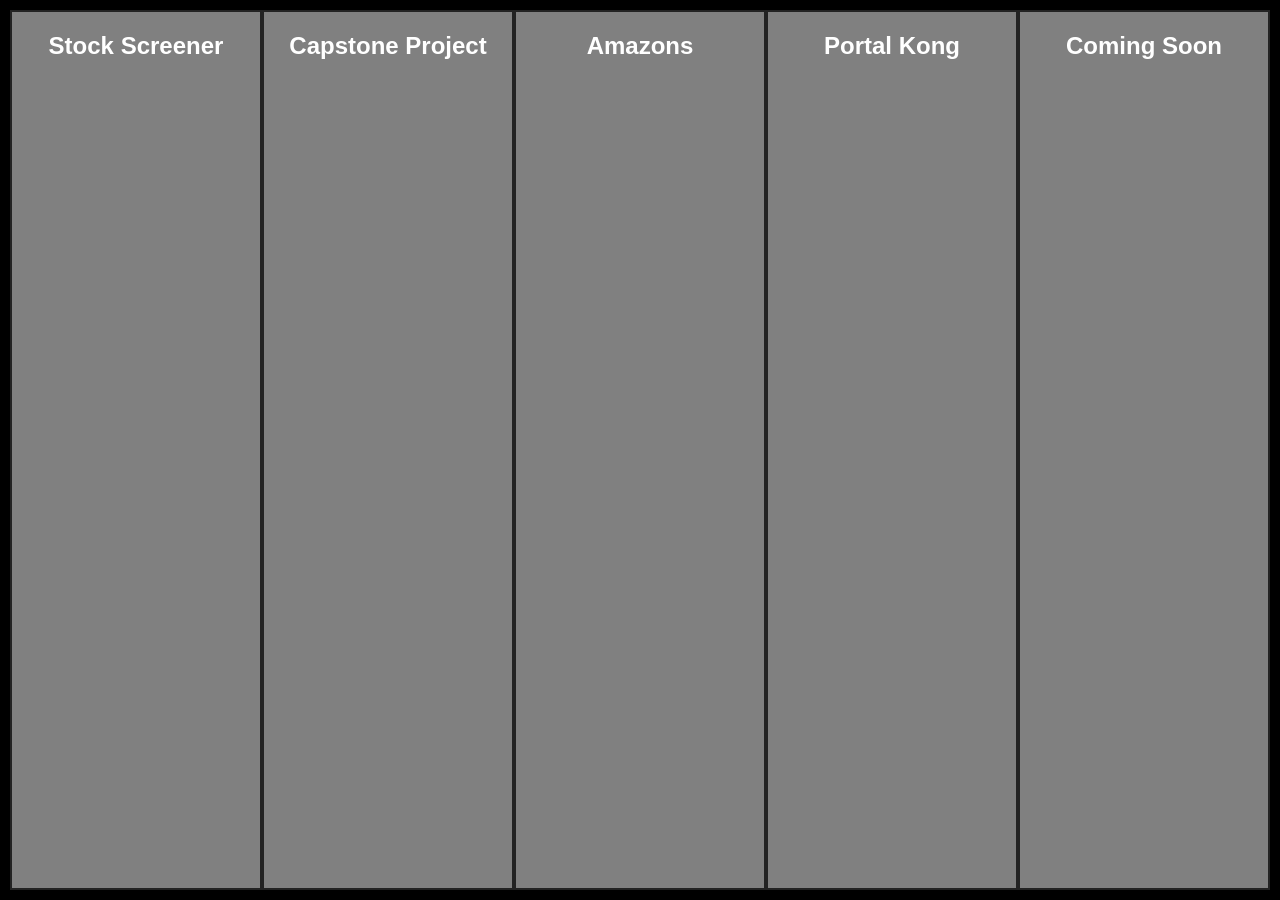
<file: index.html>
<!DOCTYPE html>
<html>
<head>
    <link rel="stylesheet" href="index.css">
    <script>
    function toRepository(element){
        const name = element.getAttribute("data-repo");
        if (name) {
            const url = `https://github.com/A-Shrew/${name}`;
            window.open(url, "_blank");
        }
    }
    function toProject(element){
        const path = element.getAttribute("data-path");
        if (path) {
            window.location.href = path;
        }
    }
    </script>
</head>
<body>
    <div class="project">
        <div class="card" data-repo="Stock-Screener" onclick="toRepository(this)">
            <h2>Stock Screener</h2>
        </div>
        <div class="card" data-repo="capstone-project-team-10" onclick="toRepository(this)">
            <h2>Capstone Project</h2>
        </div>
        <div class="card" data-path="amazons/" onclick="toProject(this)">
            <h2>Amazons</h2>
        </div>
        <div class="card" data-repo="PortalKong" onclick="toRepository(this)">
            <h2>Portal Kong</h2>
        </div>
        <div class="card">
            <h2>Coming Soon</h2>
        </div>
    </div>
</body>
</html>
</file>
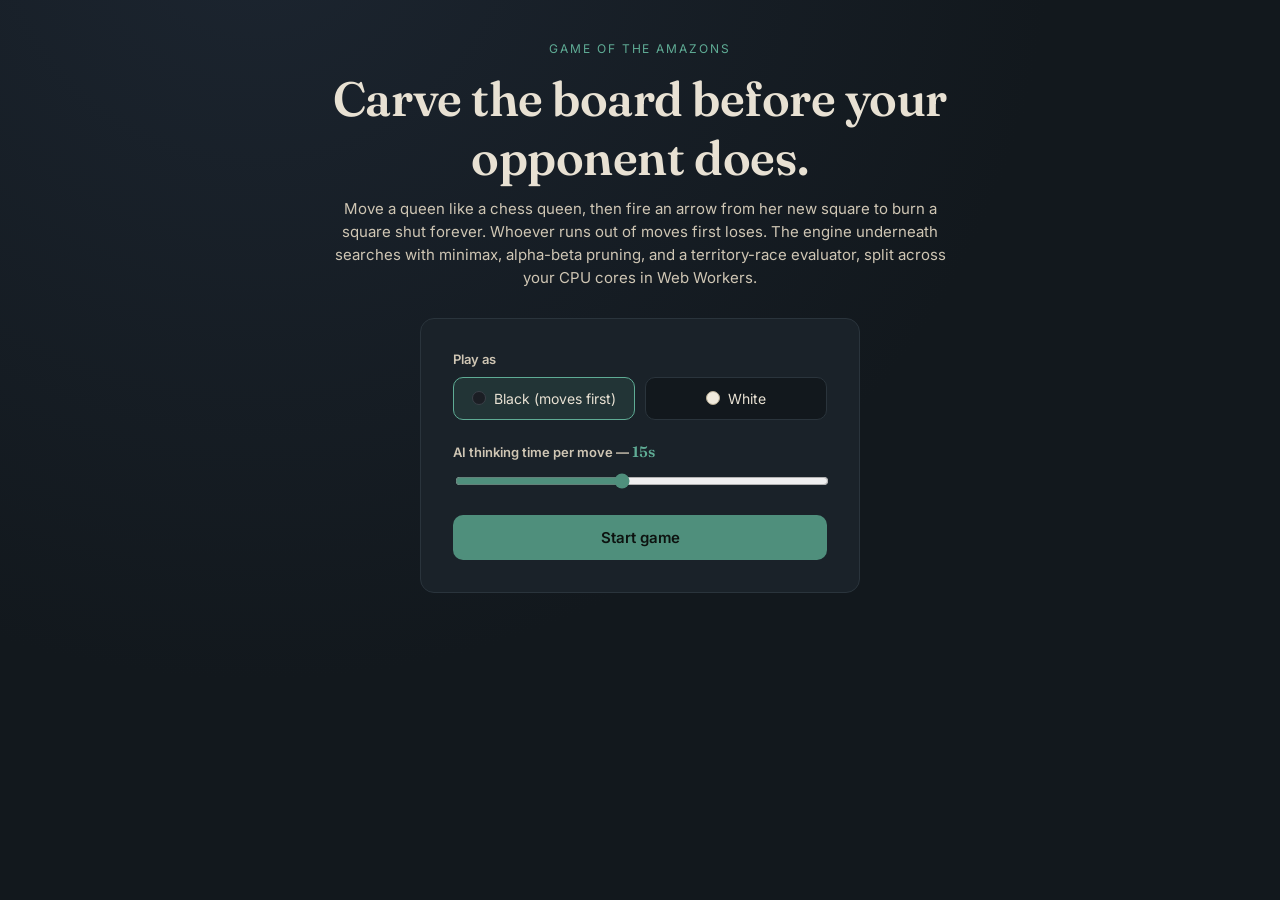
<file: amazons/index.html>
<!doctype html>
<html lang="en">
  <head>
    <meta charset="UTF-8" />
    <link rel="icon" type="image/svg+xml" href="./favicon.svg" />
    <meta name="viewport" content="width=device-width, initial-scale=1.0" />
    <title>Amazons — play against the engine</title>
    <meta name="description" content="Play the Game of the Amazons against a minimax + alpha-beta AI, right in your browser." />
    <link rel="preconnect" href="https://fonts.googleapis.com" />
    <link rel="preconnect" href="https://fonts.gstatic.com" crossorigin />
    <link
      href="https://fonts.googleapis.com/css2?family=Fraunces:ital,opsz,wght@0,9..144,400;0,9..144,500;0,9..144,600;0,9..144,700;1,9..144,500&family=Inter:wght@400;500;600;700&display=swap"
      rel="stylesheet"
    />
    <script type="module" crossorigin src="./assets/index-Cs6IR5mP.js"></script>
    <link rel="stylesheet" crossorigin href="./assets/index-XC1IBB1E.css">
  </head>
  <body>
    <div id="root"></div>
  </body>
</html>
</file>
<file: index.css>
html{
    padding:0;
    margin:0;
}

body {
    height:100vh;
    margin:0;
    padding:0;
    background:black;   
    color: white;
    font-family: "Candara", sans-serif;
    display: flex;
    flex-direction: column;
}

header {
   text-align: center;
}


.project {
    flex:1;
    padding: 10px;
    background-color:black;   
    display: flex;
}

.card {
    flex:1;
    height: 100%;
    padding: 20px;
    background-color: gray;
    border: solid 2px rgb(35, 35, 35);
    transition: flex 0.5s;
    box-sizing: border-box;
}

.card:hover{
    cursor:pointer;
    box-shadow: inset 0 0 0 1000px rgba(61, 61, 61, 0.3);
    flex: 1.5;
}

.card h2{
    margin: auto;
    text-align: center;
    color: white;
}
</file>
<file: amazons/assets/index-XC1IBB1E.css>
:root{--ink:#12181d;--ink-raised:#1a2229;--ink-line:#2a343c;--parchment:#e8e1d3;--parchment-dim:#cfc6b4;--accent:#4f8f7c;--accent-bright:#5fac95;--rust:#a2543c;--rust-bright:#c26a4c;--territory-mine:#4f8f7c52;--territory-theirs:#a2543c47;--queen-black:#1b1e24;--queen-black-stroke:#3a4048;--queen-black-crown:#4f8f7c;--queen-white:#f1ebdd;--queen-white-stroke:#b9ae95;--queen-white-crown:#a2543c;--font-display:"Fraunces", "Iowan Old Style", serif;--font-body:"Inter", system-ui, sans-serif}*{box-sizing:border-box}html,body,#root{height:100%}body{background:radial-gradient(ellipse at 20% -10%, #1c2530 0%, var(--ink) 55%);color:var(--parchment);font-family:var(--font-body);-webkit-font-smoothing:antialiased;margin:0}button{font-family:var(--font-body)}::selection{background:var(--accent);color:var(--ink)}:focus-visible{outline:2px solid var(--accent-bright);outline-offset:2px}@media (prefers-reduced-motion:reduce){*{transition-duration:.001ms!important;animation-duration:.001ms!important}}.app-shell{flex-direction:column;align-items:center;gap:28px;min-height:100%;padding:40px 20px 60px;display:flex}.masthead{text-align:center;max-width:620px}.masthead .eyebrow{font-family:var(--font-body);letter-spacing:.16em;text-transform:uppercase;color:var(--accent-bright);margin:0 0 10px;font-size:12px}.masthead h1{font-family:var(--font-display);letter-spacing:-.01em;margin:0 0 10px;font-size:clamp(32px,5vw,48px);font-weight:600}.masthead p{color:var(--parchment-dim);margin:0;font-size:15px;line-height:1.55}.setup-card{background:var(--ink-raised);border:1px solid var(--ink-line);border-radius:14px;flex-direction:column;gap:22px;width:min(440px,100%);padding:32px;display:flex}.setup-field label{color:var(--parchment-dim);margin-bottom:10px;font-size:13px;font-weight:600;display:block}.choice-row{gap:10px;display:flex}.choice-button{background:var(--ink);border:1px solid var(--ink-line);color:var(--parchment);cursor:pointer;border-radius:10px;flex:1;justify-content:center;align-items:center;gap:8px;padding:12px 10px;font-size:14px;transition:border-color .15s,background .15s;display:flex}.choice-button:hover{border-color:var(--accent)}.choice-button.active{border-color:var(--accent-bright);background:#4f8f7c29}.choice-swatch{border-radius:50%;width:14px;height:14px;display:inline-block}.time-value{font-family:var(--font-display);color:var(--accent-bright);font-size:15px}input[type=range]{width:100%;accent-color:var(--accent)}.primary-button{background:var(--accent);color:#0d1310;cursor:pointer;border:none;border-radius:10px;padding:13px 18px;font-size:15px;font-weight:600;transition:background .15s,transform .1s}.primary-button:hover{background:var(--accent-bright)}.primary-button:active{transform:scale(.98)}.secondary-button{color:var(--parchment-dim);border:1px solid var(--ink-line);cursor:pointer;background:0 0;border-radius:10px;padding:10px 16px;font-size:13px}.secondary-button:hover{border-color:var(--accent);color:var(--parchment)}.game-layout{flex-wrap:wrap;justify-content:center;align-items:flex-start;gap:32px;display:flex}.board-svg{width:min(640px,88vw);height:min(640px,88vw);display:block}.board-bg{fill:var(--parchment)}.grid-lines line{stroke:#b9ae95;stroke-width:1px}.coord-label{font-family:var(--font-body);fill:#8f8571;font-size:12px}.board-cell{transition:fill .25s}.target-dot{fill:var(--accent);opacity:.55}.selected-outline{fill:none;stroke:var(--accent-bright);stroke-width:3px;rx:4}.selected-outline-dest{stroke:var(--rust-bright)}.arrow-star{fill:var(--rust)}.arrow-scorch{fill:#1e140f24}.sidebar{flex-direction:column;gap:18px;width:300px;display:flex}.status-card,.log-card,.controls-card{background:var(--ink-raised);border:1px solid var(--ink-line);border-radius:14px;padding:20px}.status-card .status-headline{font-family:var(--font-display);margin:0 0 6px;font-size:20px}.status-card .status-sub{color:var(--parchment-dim);margin:0;font-size:13px}.thinking-row{color:var(--accent-bright);align-items:center;gap:10px;margin-top:14px;font-size:13px;display:flex}.thinking-dot{background:var(--accent-bright);border-radius:50%;width:8px;height:8px;animation:1.2s ease-in-out infinite pulse}@keyframes pulse{0%,to{opacity:.35}50%{opacity:1}}.progress-track{background:var(--ink-line);border-radius:2px;height:4px;margin-top:10px;overflow:hidden}.progress-fill{background:var(--accent);height:100%;transition:width .15s}.log-card h2,.controls-card h2{font-family:var(--font-display);color:var(--parchment);margin:0 0 12px;font-size:15px;font-weight:600}.move-log{flex-direction:column-reverse;gap:6px;max-height:260px;font-size:13px;display:flex;overflow-y:auto}.move-log-entry{color:var(--parchment-dim);border-bottom:1px solid var(--ink-line);justify-content:space-between;gap:8px;padding-bottom:5px;display:flex}.move-log-entry .mover{color:var(--parchment);min-width:44px;font-weight:600}.move-log-empty{color:var(--parchment-dim);opacity:.7;font-size:13px}.toggle-row{color:var(--parchment-dim);justify-content:space-between;align-items:center;font-size:13px;display:flex}.toggle-row+.toggle-row{margin-top:12px}.switch{background:var(--ink-line);cursor:pointer;border:none;border-radius:12px;width:38px;height:22px;padding:0;position:relative}.switch.on{background:var(--accent)}.switch-knob{background:var(--parchment);border-radius:50%;width:18px;height:18px;transition:transform .15s;position:absolute;top:2px;left:2px}.switch.on .switch-knob{transform:translate(16px)}.controls-card .primary-button,.controls-card .secondary-button{width:100%;margin-top:8px}.legend{color:var(--parchment-dim);gap:14px;margin-top:12px;font-size:12px;display:flex}.legend-swatch{border-radius:3px;width:10px;height:10px;margin-right:5px;display:inline-block}@media (width<=720px){.game-layout{flex-direction:column;align-items:center}.sidebar{width:100%;max-width:500px}}
</file>
